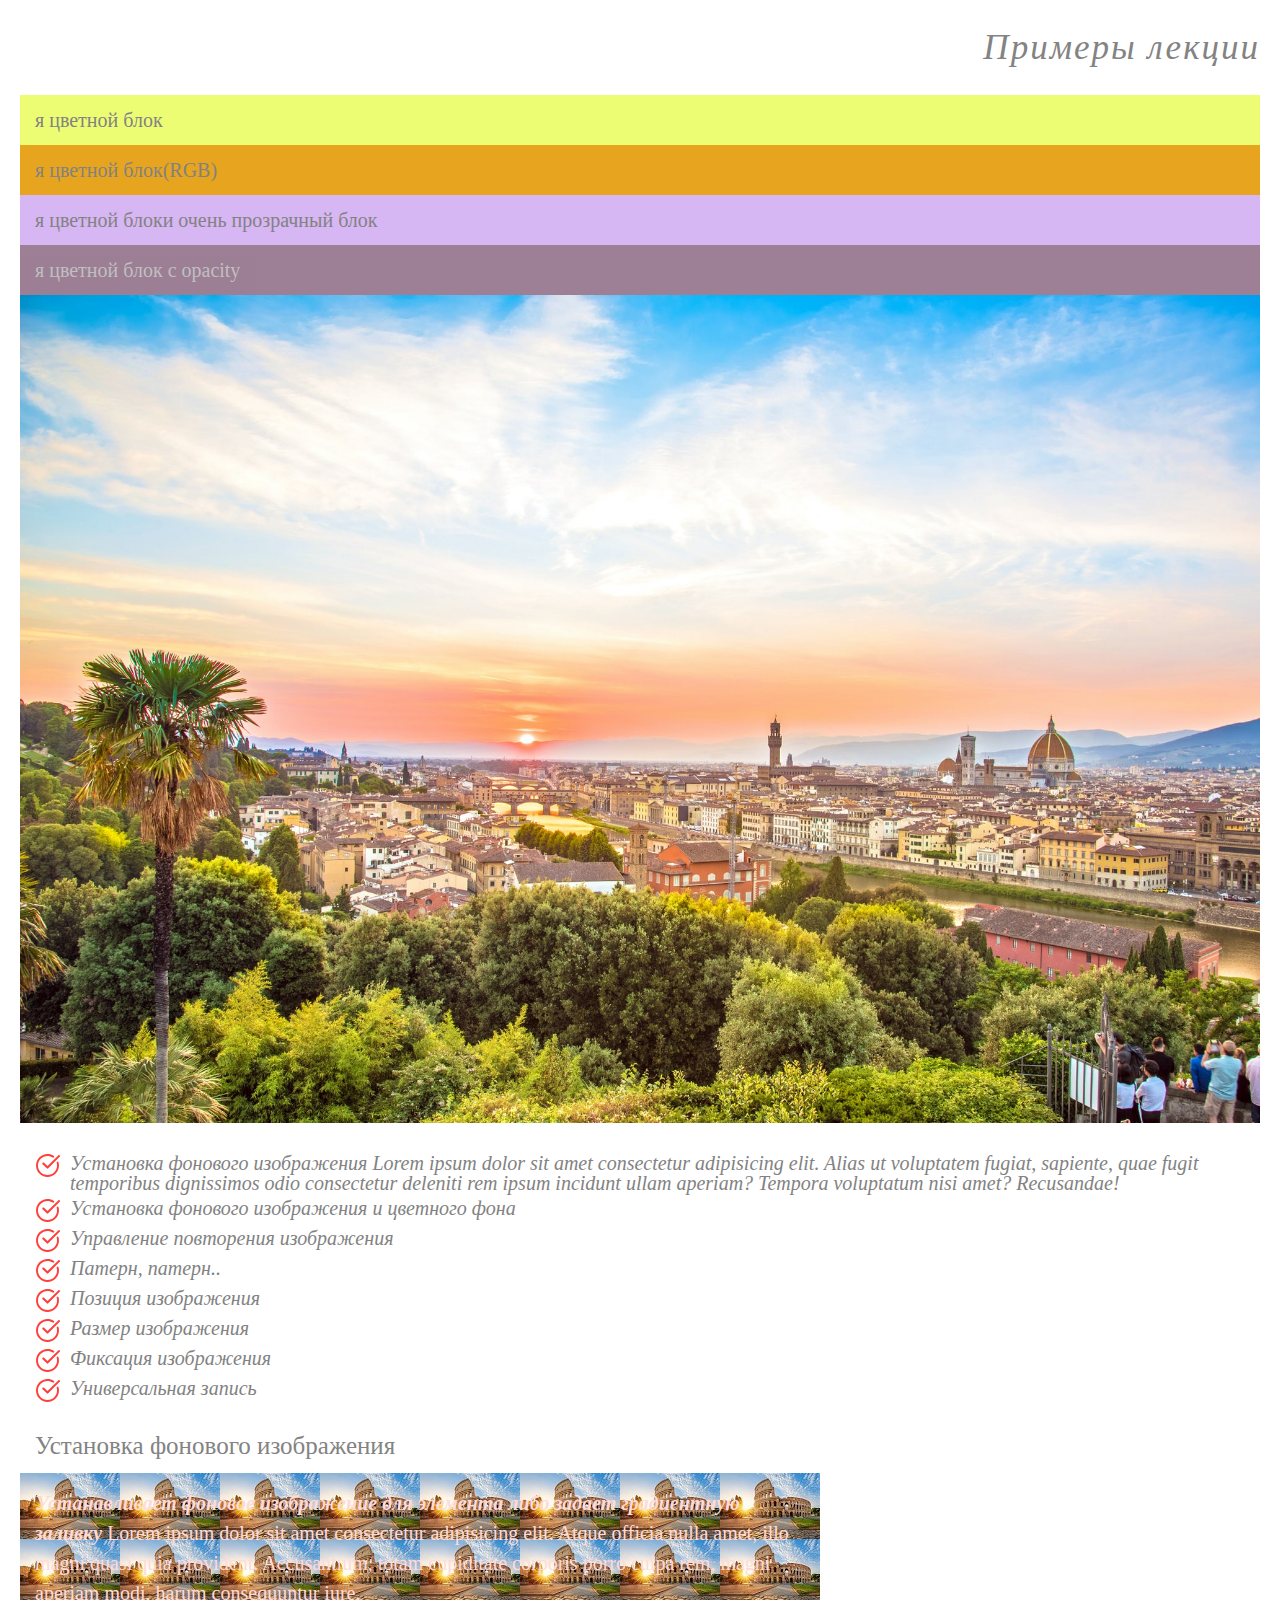
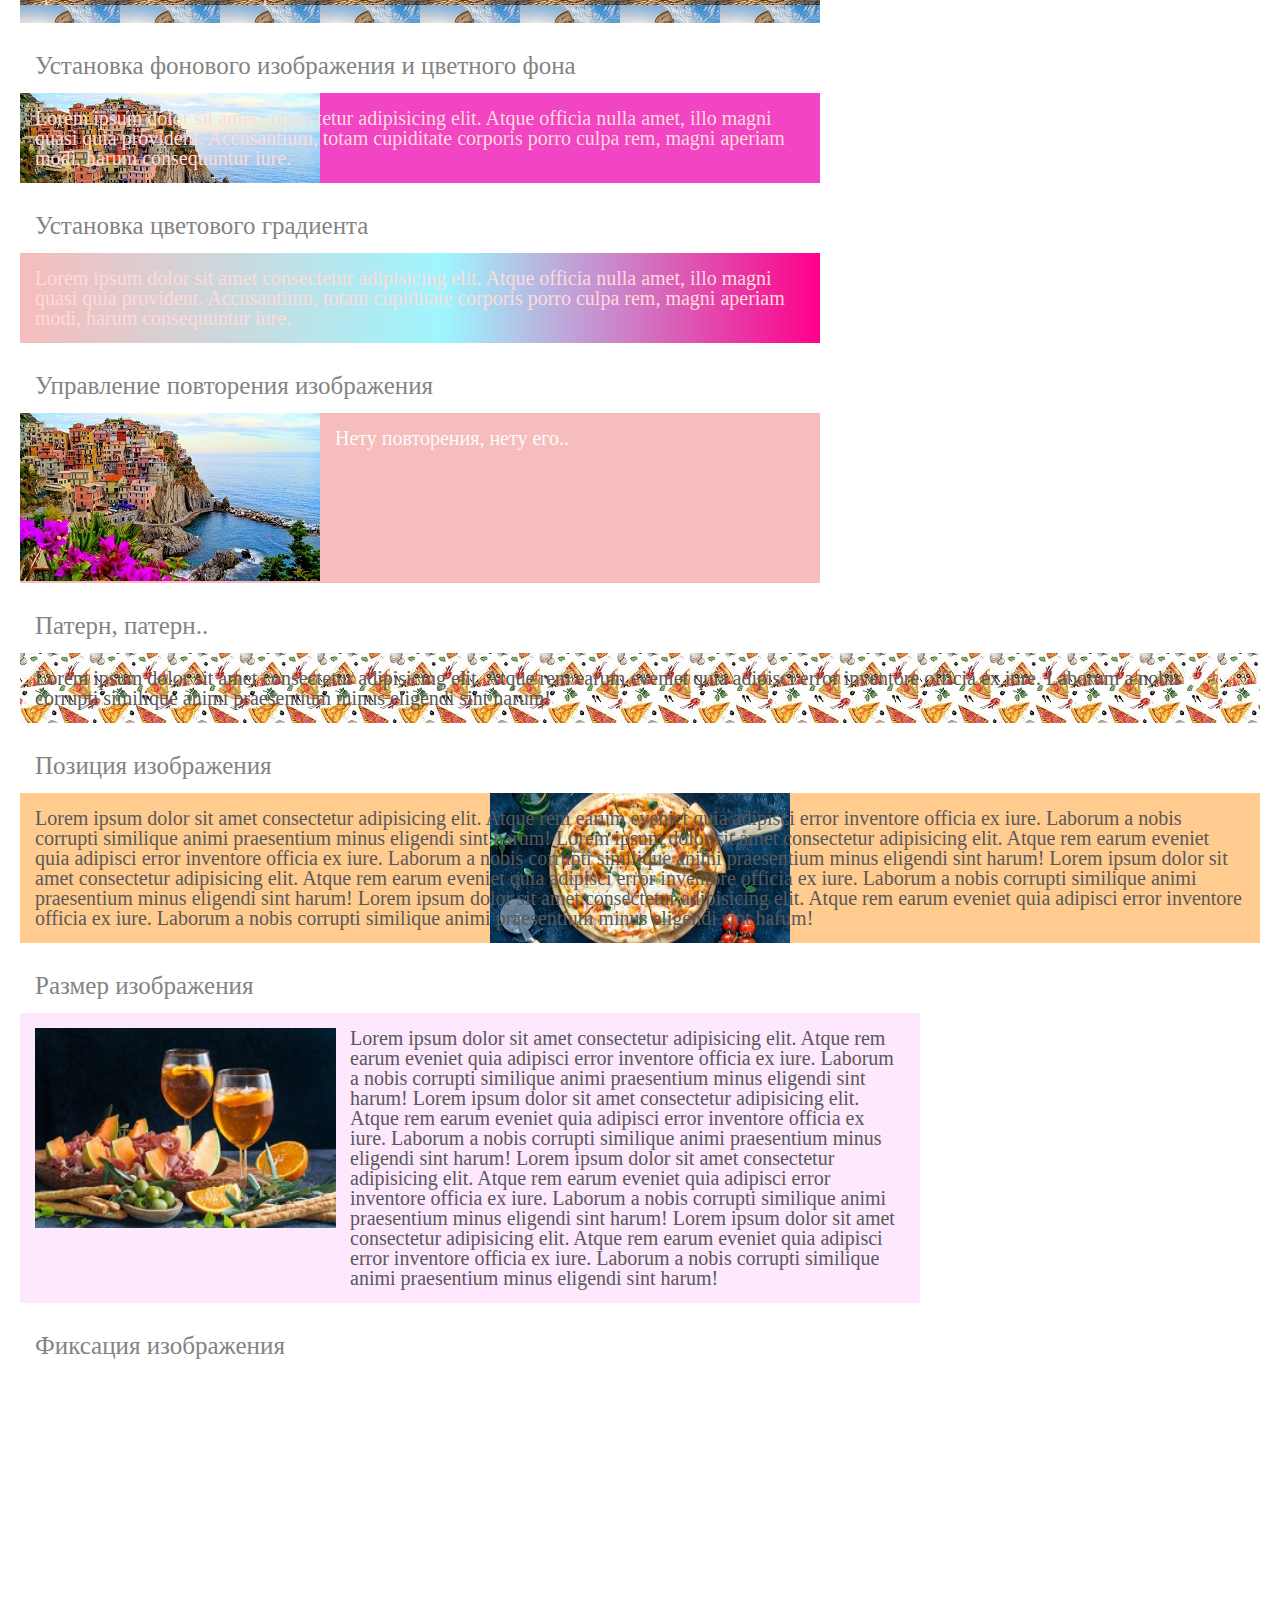
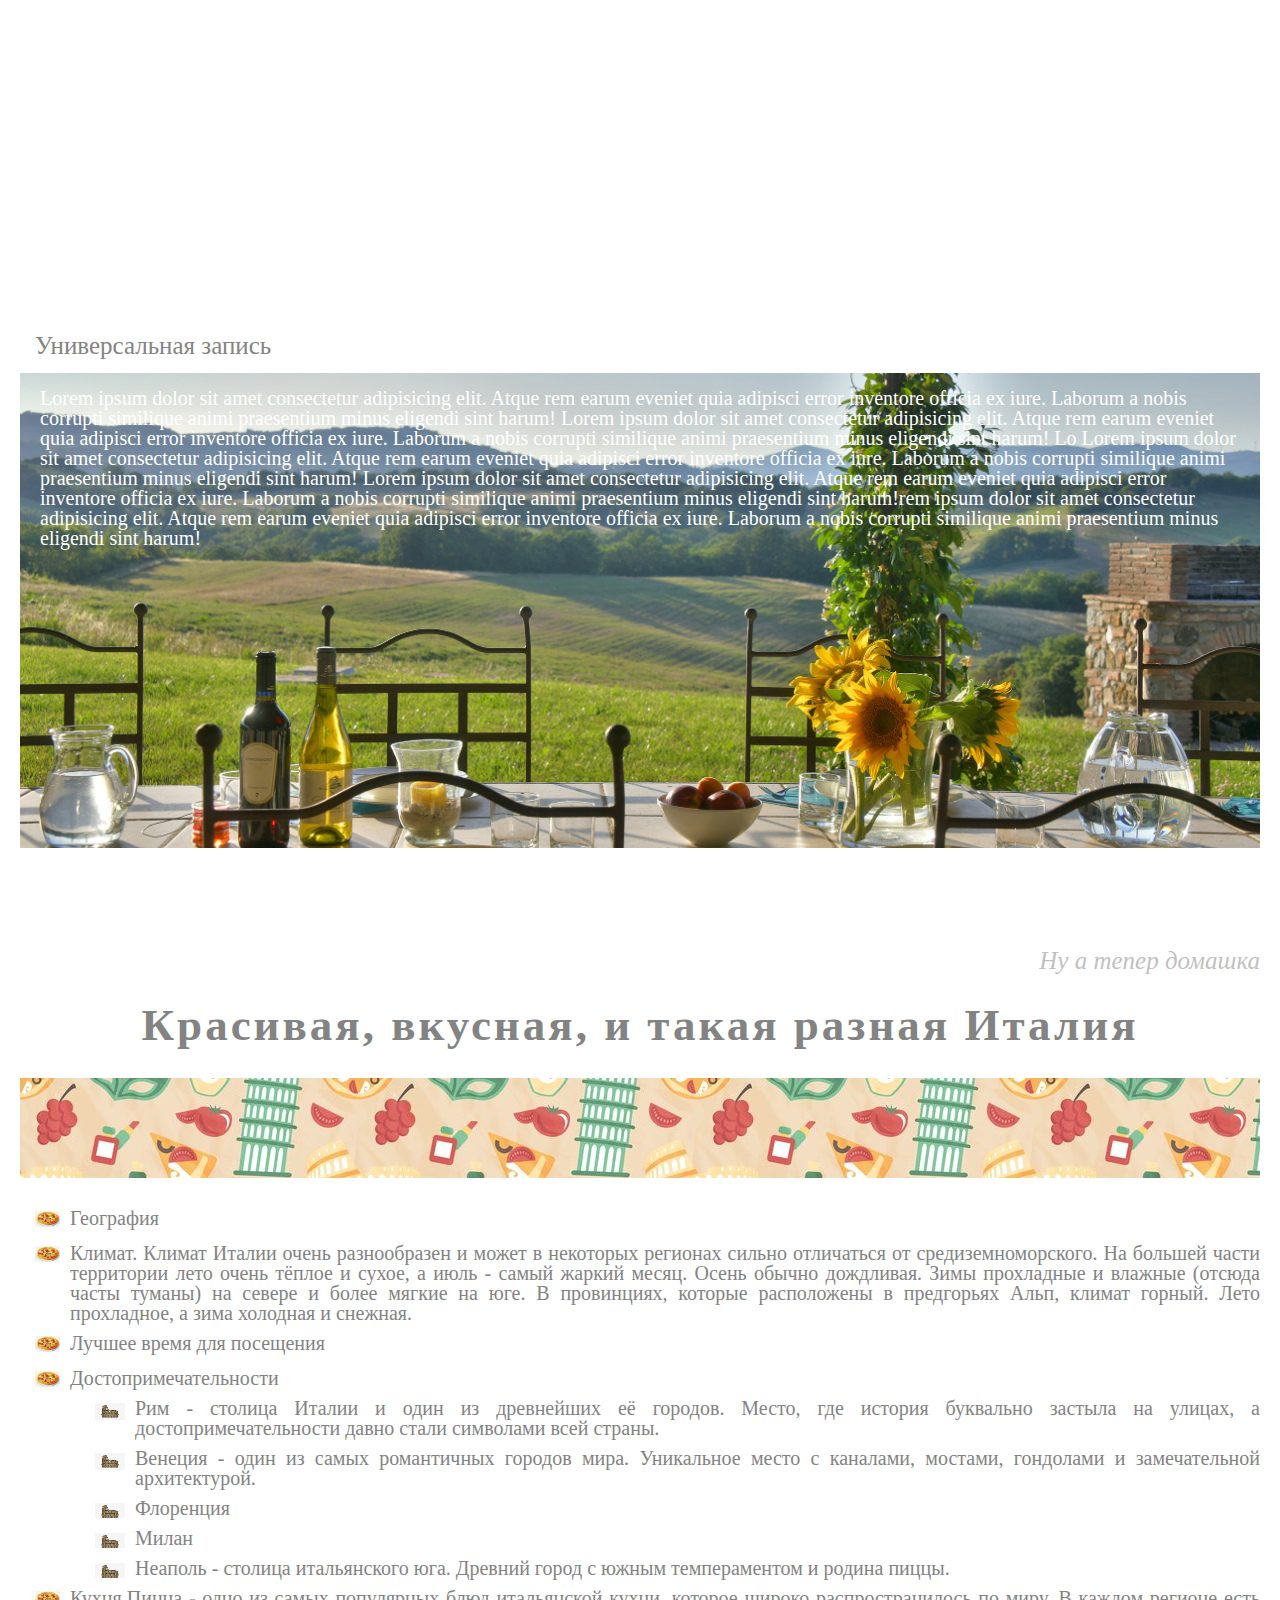
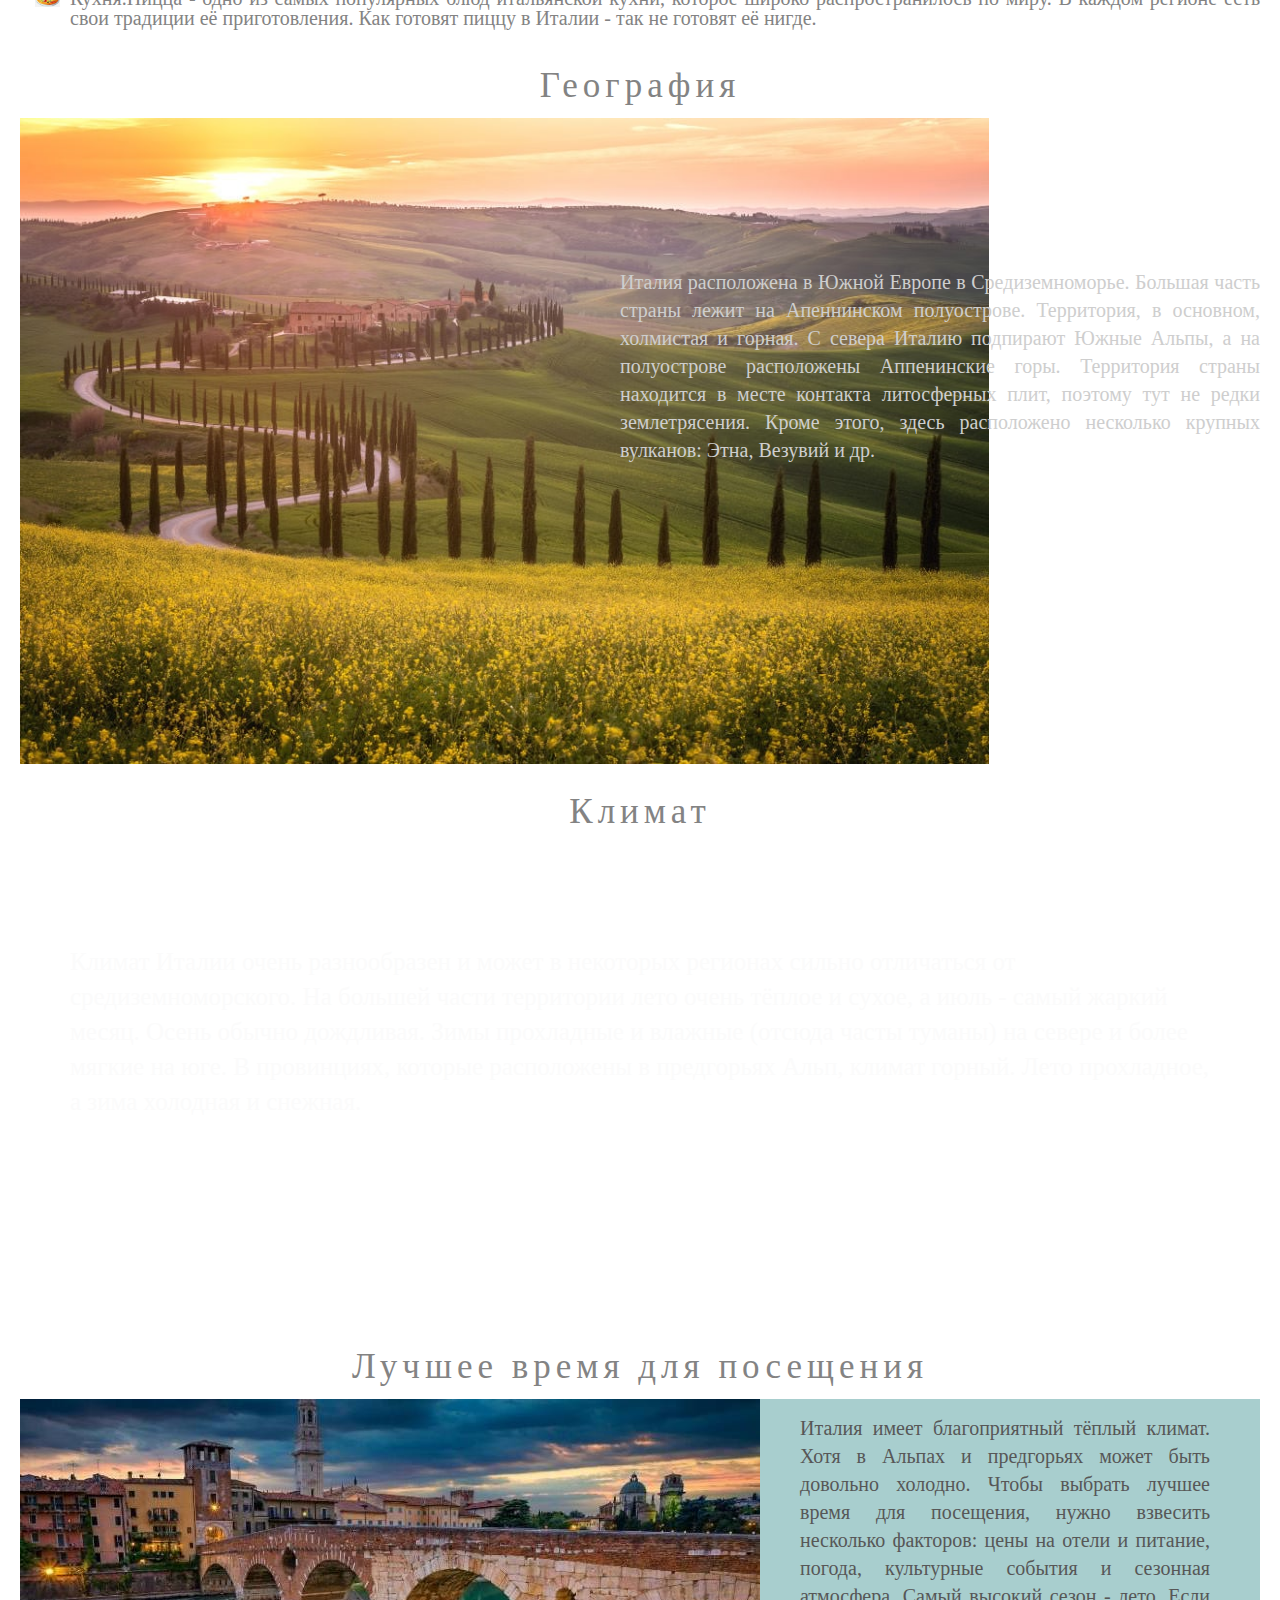
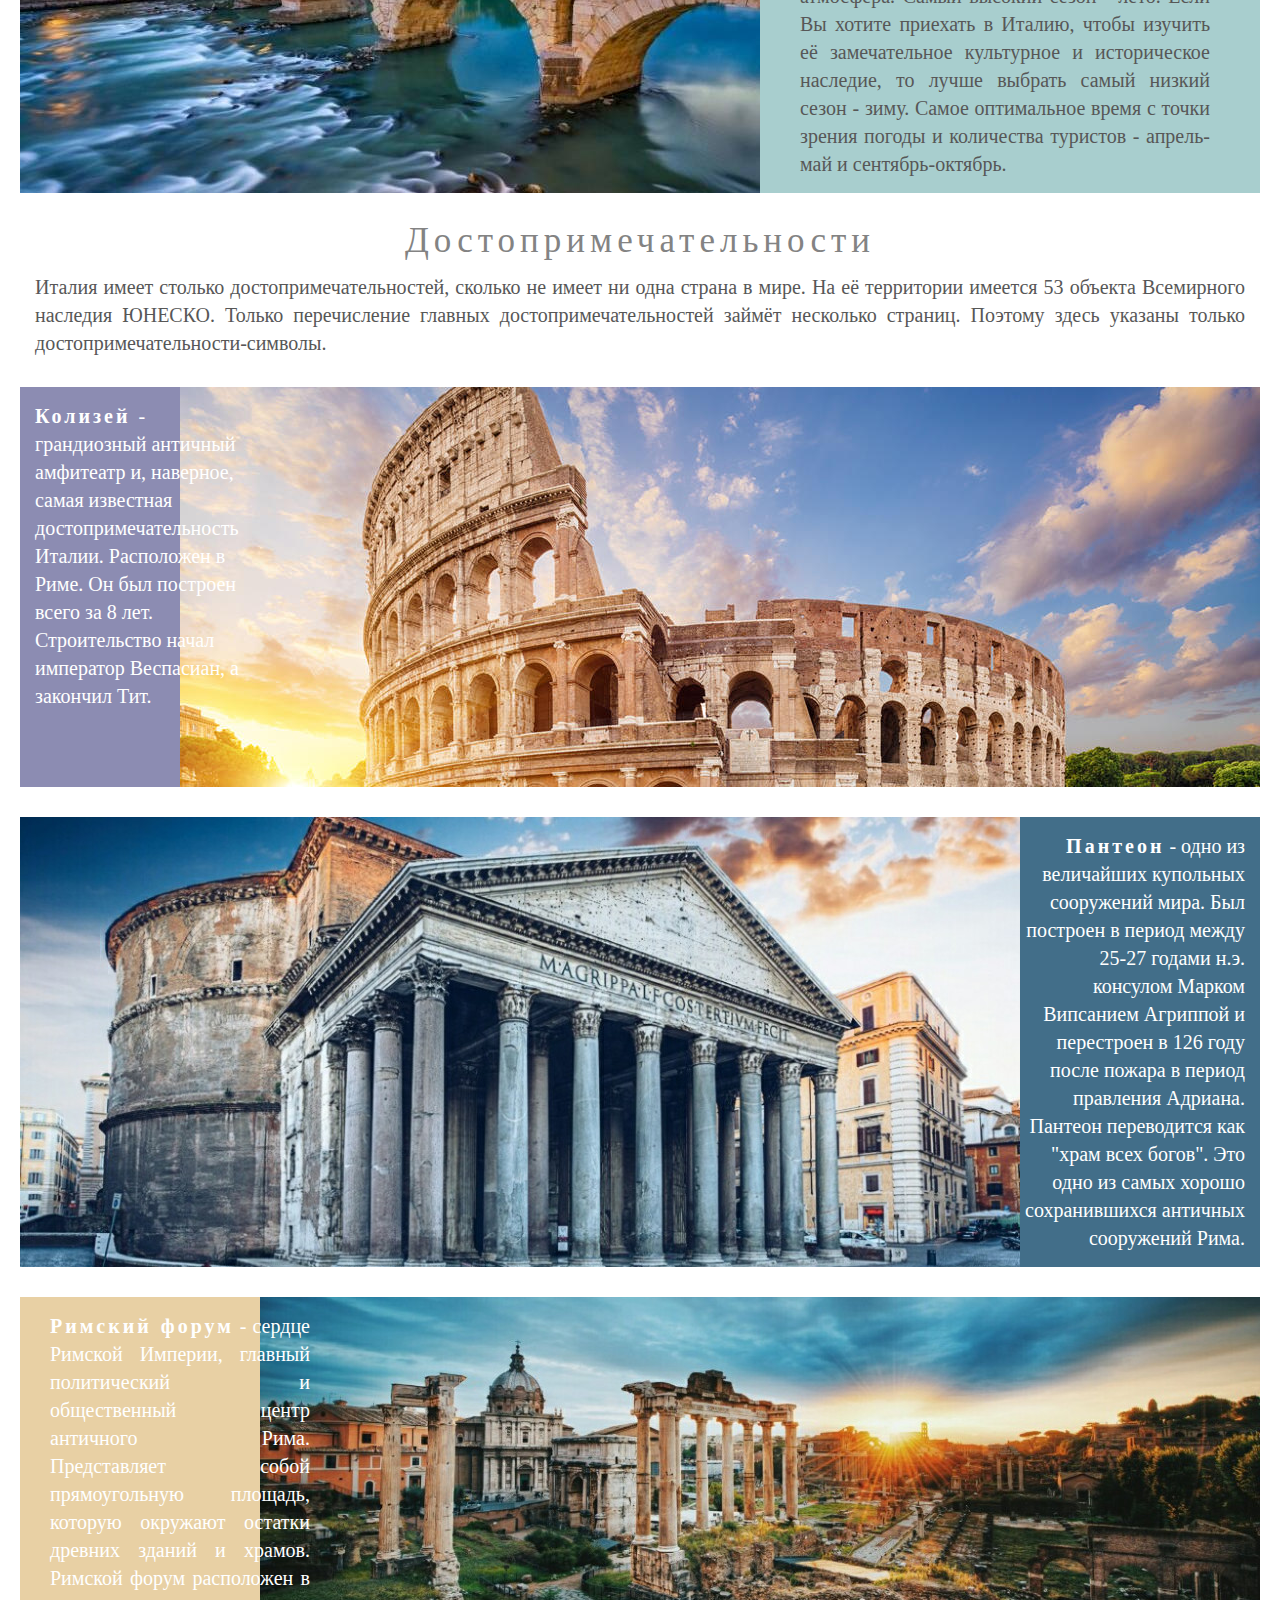
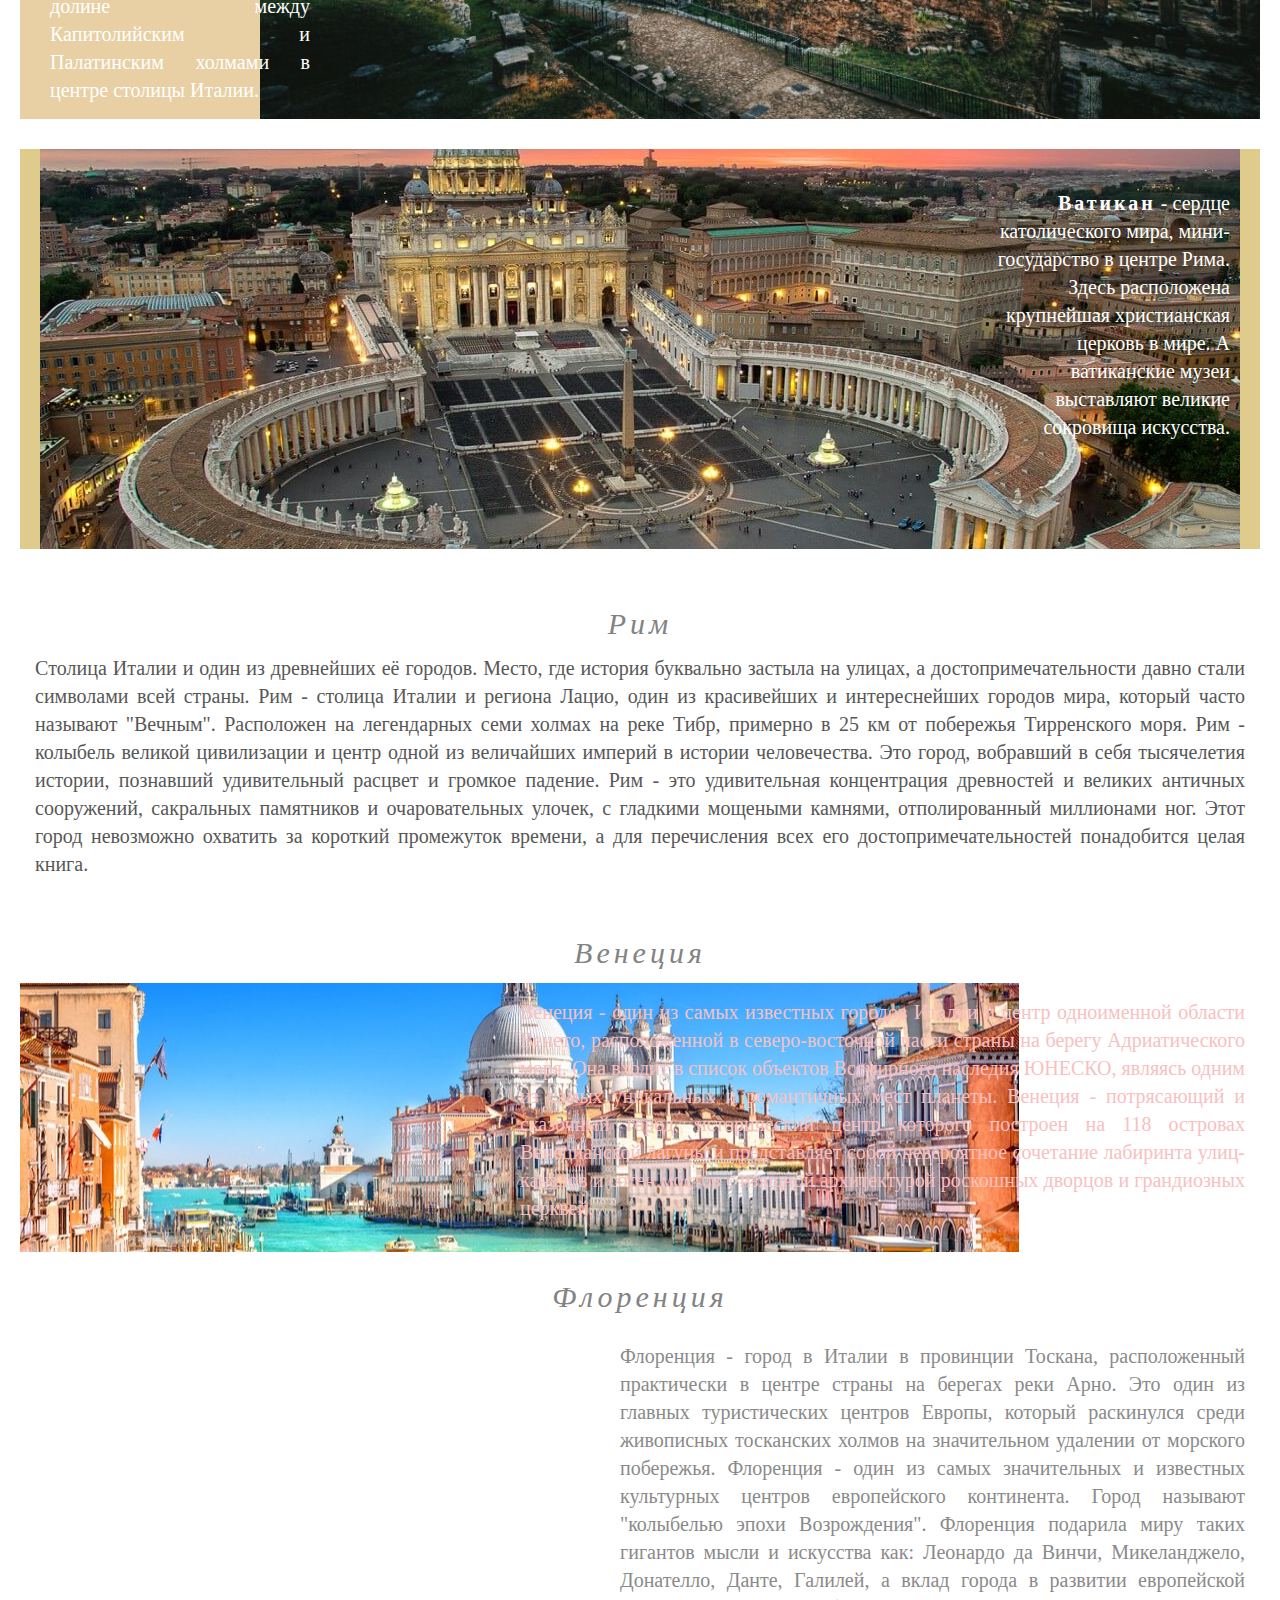
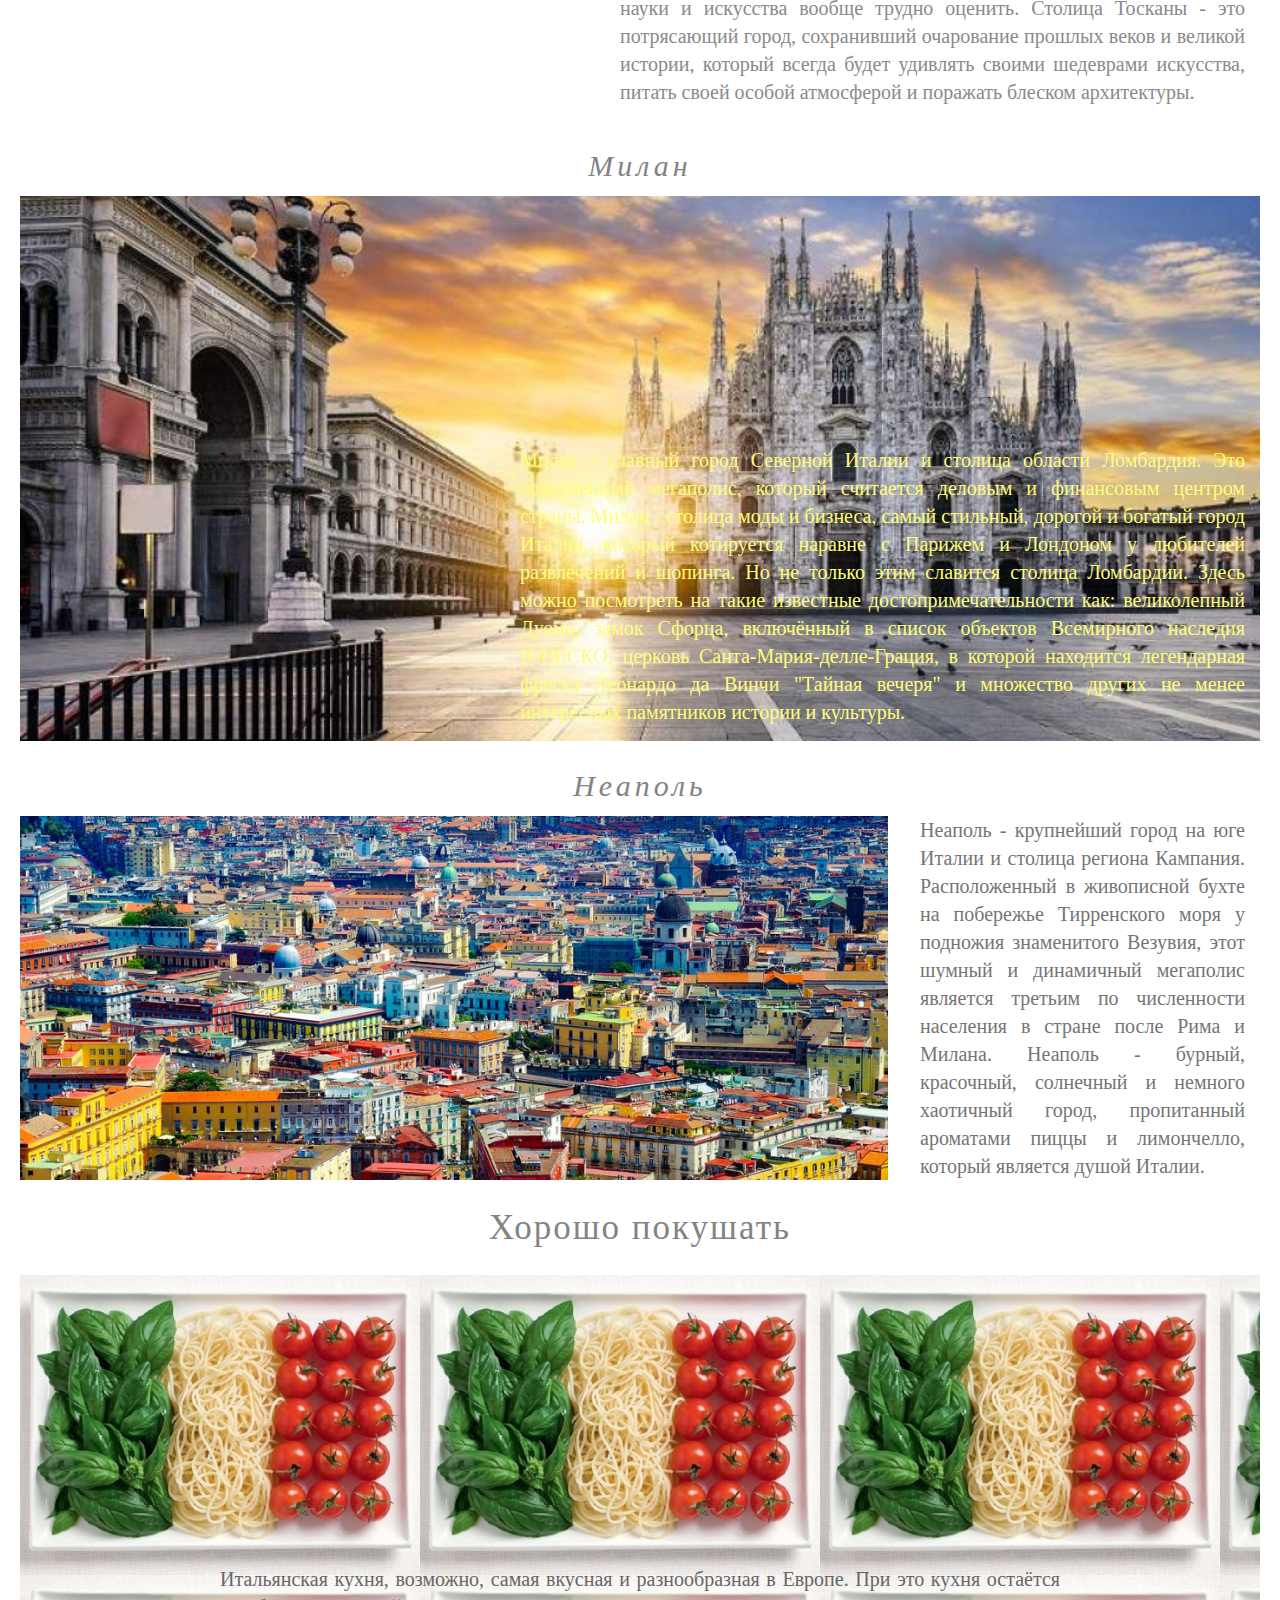
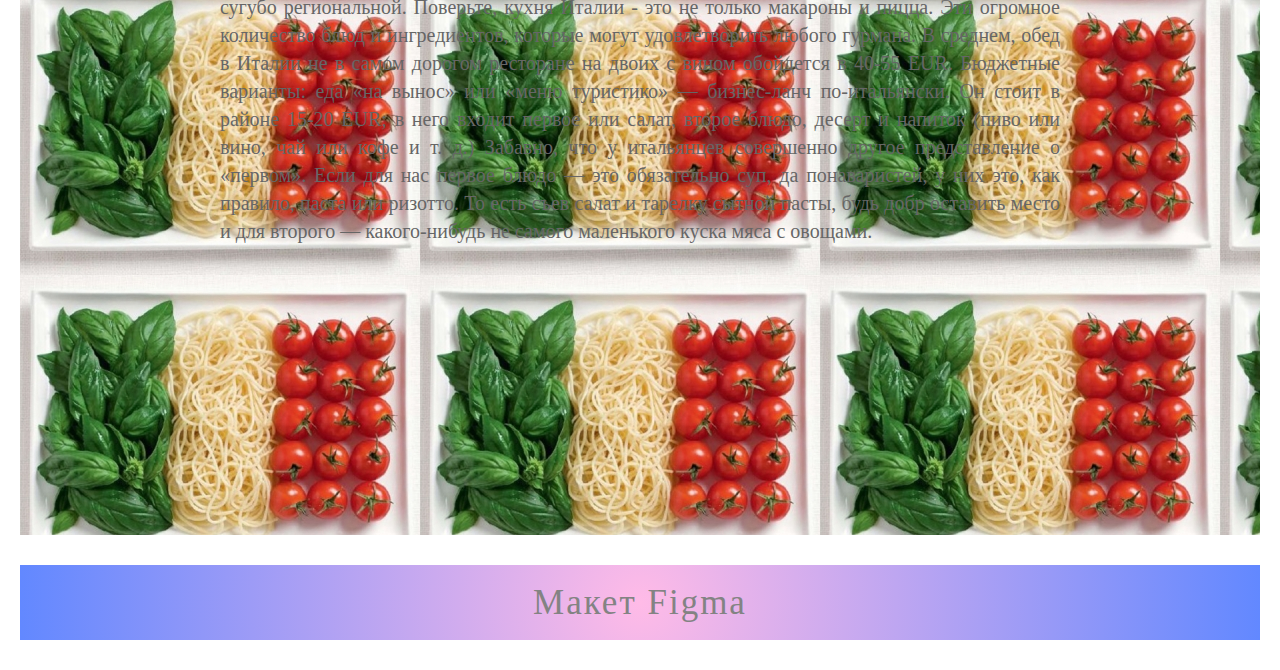
<file: index.html>
<!DOCTYPE html>
<html lang="ru">

<head>
  <meta charset="UTF-8">
  <meta http-equiv="X-UA-Compatible" content="IE=edge">
  <meta name="viewport" content="width=device-width, initial-scale=1.0">
  <link rel="stylesheet" href="css/style.css">
  <title>Homework.Background.Lesson 7</title>
</head>

<body>
  <div class="wrapper">
    <div class="container">

      <header class="header">
        <div class="title-header">
          <h3 class="title">Примеры лекции</h3>
        </div>

        <div class="color-block">
          <!-- Заливка фоном, именно фоном!!! -->
          <p class="text">я цветной блок</p>
        </div>
        <div class="color-block-rgb ">
          <p class="text-block-rgb">я цветной блок(RGB)</p>
        </div>
        <div class="color-block-rgba">
          <p class="text-block-rgba">я цветной блоки очень прозрачный блок</p>
        </div>
        <div class="color-block-opacity">
          <p class="text-block-opacity">я цветной блок c opacity</p>
        </div>
        <div class="image-title">
          <img src="img/title.jpg" alt="title" class="title-foto
          ">
        </div>

        <div class="content-list">
          <nav class="list">
            <ul class="text-list">
              <li class="item-list"> Установка фонового изображения
                Lorem ipsum dolor sit amet consectetur adipisicing
                elit. Alias ut voluptatem fugiat, sapiente, quae fugit temporibus dignissimos odio consectetur deleniti
                rem ipsum incidunt ullam aperiam? Tempora voluptatum nisi amet? Recusandae!
              </li>
              <li class="item-list">Установка фонового изображения и цветного фона</li>
              <!-- <li class="item-list">Установка цветового градиента Lorem ipsum dolor sit, amet consectetur adipisicing
                elit. Commodi perspiciatis autem, quo, amet magni quibusdam ducimus minus praesentium voluptas, nulla
                architecto corporis sit! Incidunt culpa recusandae dolorem sed ut mollitia! </li> -->
              <li class="item-list">Управление повторения изображения</li>
              <li class="item-list">Патерн, патерн.. </li>
              <li class="item-list">Позиция изображения </li>
              <li class="item-list">Размер изображения</li>
              <li class="item-list"> Фиксация изображения </li>
              <li class="item-list"> Универсальнaя запись</li>
            </ul>
          </nav>
        </div>
      </header>
      <main>
        <h2>Установка фонового изображения</h2>
        <div class="background-block" id="background">
          <p class="background-block-text"> <span> Устанавливает фоновое изображение для элемента либо задает
              градиентную
              заливку</span>
            Lorem ipsum dolor sit amet consectetur adipisicing elit. Atque officia nulla amet, illo magni quasi quia
            provident. Accusantium, totam cupiditate corporis porro culpa rem, magni aperiam modi, harum consequuntur
            iure.</p>
        </div>

        <h2>Установка фонового изображения и цветного фона</h2>
        <div class="background-block-and-color" id="background-color">
          <p class="background-block-and-color-text">
            Lorem ipsum dolor sit amet consectetur adipisicing elit. Atque officia nulla amet, illo magni quasi quia
            provident. Accusantium, totam cupiditate corporis porro culpa rem, magni aperiam modi, harum consequuntur
            iure.</p>
        </div>


        <h2>Установка цветового градиента</h2>
        <div class="background-block-gradient">
          <p class="background-block-gradient-text">
            Lorem ipsum dolor sit amet consectetur adipisicing elit. Atque officia nulla amet, illo magni quasi quia
            provident. Accusantium, totam cupiditate corporis porro culpa rem, magni aperiam modi, harum consequuntur
            iure.</p>
        </div>

        <h2>Управление повторения изображения</h2>
        <div class="background-block-repeat">
          <p class="background-block-repeat-text">
            Нету повторения, нету его.. </p>
        </div>

        <h2>Патерн, патерн..</h2>
        <div class="background-block-patern">
          <p class="background-block-patern-text">Lorem ipsum dolor sit amet consectetur adipisicing elit. Atque rem
            earum eveniet quia adipisci error inventore officia ex iure. Laborum a nobis corrupti similique animi
            praesentium minus eligendi sint harum! </p>
        </div>

        <h2>Позиция изображения</h2>
        <div class="block-background-position">
          <p class="block-background-position-text">Lorem ipsum dolor sit amet consectetur adipisicing elit. Atque rem
            earum eveniet quia adipisci error inventore officia ex iure. Laborum a nobis corrupti similique animi
            praesentium minus eligendi sint harum!
            Lorem ipsum dolor sit amet consectetur adipisicing elit. Atque rem
            earum eveniet quia adipisci error inventore officia ex iure. Laborum a nobis corrupti similique animi
            praesentium minus eligendi sint harum! Lorem ipsum dolor sit amet consectetur adipisicing elit. Atque rem
            earum eveniet quia adipisci error inventore officia ex iure. Laborum a nobis corrupti similique animi
            praesentium minus eligendi sint harum!
            Lorem ipsum dolor sit amet consectetur adipisicing elit. Atque rem
            earum eveniet quia adipisci error inventore officia ex iure. Laborum a nobis corrupti similique animi
            praesentium minus eligendi sint harum! </p>
        </div>


        <h2>Размер изображения</h2>
        <div class="block-about-size">
          <p class="block-background-size-text">Lorem ipsum dolor sit amet consectetur adipisicing elit. Atque rem
            earum eveniet quia adipisci error inventore officia ex iure. Laborum a nobis corrupti similique animi
            praesentium minus eligendi sint harum!
            Lorem ipsum dolor sit amet consectetur adipisicing elit. Atque rem
            earum eveniet quia adipisci error inventore officia ex iure. Laborum a nobis corrupti similique animi
            praesentium minus eligendi sint harum! Lorem ipsum dolor sit amet consectetur adipisicing elit. Atque rem
            earum eveniet quia adipisci error inventore officia ex iure. Laborum a nobis corrupti similique animi
            praesentium minus eligendi sint harum!
            Lorem ipsum dolor sit amet consectetur adipisicing elit. Atque rem
            earum eveniet quia adipisci error inventore officia ex iure. Laborum a nobis corrupti similique animi
            praesentium minus eligendi sint harum! </p>
        </div>

        <h2>Фиксация изображения</h2>
        <div class="block-about-attachment">
          <p class="background-attachment-text">Lorem ipsum dolor sit amet consectetur adipisicing elit. Atque rem
            earum eveniet quia adipisci error inventore officia ex iure. Laborum a nobis corrupti similique animi
            praesentium minus eligendi sint harum!
            Lorem ipsum dolor sit amet consectetur adipisicing elit. Atque rem
            earum eveniet quia adipisci error inventore officia ex iure. Laborum a nobis corrupti similique animi
            praesentium minus eligendi sint harum! </p>
        </div>


        <h2>Универсальнaя запись</h2>
        <div class="block-universal">
          <p class="block-background-universal-text">Lorem ipsum dolor sit amet consectetur adipisicing elit. Atque rem
            earum eveniet quia adipisci error inventore officia ex iure. Laborum a nobis corrupti similique animi
            praesentium minus eligendi sint harum!
            Lorem ipsum dolor sit amet consectetur adipisicing elit. Atque rem
            earum eveniet quia adipisci error inventore officia ex iure. Laborum a nobis corrupti similique animi
            praesentium minus eligendi sint harum!
            Lo Lorem ipsum dolor sit amet consectetur adipisicing elit. Atque rem
            earum eveniet quia adipisci error inventore officia ex iure. Laborum a nobis corrupti similique animi
            praesentium minus eligendi sint harum! Lorem ipsum dolor sit amet consectetur adipisicing elit. Atque rem
            earum eveniet quia adipisci error inventore officia ex iure. Laborum a nobis corrupti similique animi
            praesentium minus eligendi sint harum!rem ipsum dolor sit amet consectetur adipisicing elit. Atque rem
            earum eveniet quia adipisci error inventore officia ex iure. Laborum a nobis corrupti similique animi
            praesentium minus eligendi sint harum!</p>
        </div>

        <h3 class="homework">Ну а тепер домашка</h3>
        <h1>Красивая, вкусная, и такая разная Италия</h1>
        <div class="patern-pizza"> </div>

        <nav class="list-italy">
          <ul class="list-italy-navi">
            <li class="item-italy">География</li>
            <li class="item-italy">Климат. Климат Италии очень разнообразен и может в некоторых регионах сильно
              отличаться от средиземноморского. На большей части территории лето очень тёплое и сухое, а июль - самый
              жаркий месяц. Осень обычно дождливая. Зимы прохладные и влажные (отсюда часты туманы) на севере и более
              мягкие на юге. В провинциях, которые расположены в предгорьях Альп, климат горный. Лето прохладное, а зима
              холодная и снежная. </li>
            <li class="item-italy">Лучшее время для посещения</li>
            <li class="item-italy">Достопримечательности
              <ul class="sublist-italy-navi">
                <li class="subitem-italy"> Рим - столица Италии и один из древнейших её городов. Место, где история
                  буквально
                  застыла на улицах, а достопримечательности давно стали символами всей страны. </li>
                <li class="subitem-italy"> Венеция - один из самых романтичных городов мира. Уникальное место с
                  каналами,
                  мостами, гондолами и замечательной архитектурой. </li>
                <li class="subitem-italy">Флоренция </li>
                <li class="subitem-italy">Милан</li>
                <li class="subitem-italy">Неаполь - столица итальянского юга. Древний город с южным темпераментом и
                  родина
                  пиццы. </li>
              </ul>
            </li>
            <li class="item-italy">Кухня.Пицца - одно из самых популярных блюд итальянской кухни, которое широко
              распространилось по миру. В каждом регионе есть свои традиции её приготовления. Как готовят пиццу в Италии
              - так не готовят её нигде. </li>
          </ul>
        </nav>

        <div class="block-geographic">
          <h2 class="title-geographic">География</h2>
          <p class="text-geographic">Италия расположена в Южной Европе в Средиземноморье. Большая часть страны лежит на
            Апеннинском полуострове. Территория, в основном, холмистая и горная. С севера Италию подпирают Южные Альпы,
            а на полуострове расположены Аппенинские горы. Территория страны находится в месте контакта литосферных
            плит, поэтому тут не редки землетрясения. Кроме этого, здесь расположено несколько крупных вулканов: Этна,
            Везувий и др. </p>
        </div>


        <div class="block-climate">
          <h2 class="title-climate">Климат</h2>
          <p class="text-climate">Климат Италии очень разнообразен и может в некоторых регионах сильно отличаться от
            средиземноморского. На большей части территории лето очень тёплое и сухое, а июль - самый жаркий месяц.
            Осень обычно дождливая. Зимы прохладные и влажные (отсюда часты туманы) на севере и более мягкие на юге. В
            провинциях, которые расположены в предгорьях Альп, климат горный. Лето прохладное, а зима холодная и
            снежная.</p>
        </div>

        <div class="block-besttime">
          <h2 class="title-besttime">Лучшее время для посещения</h2>
          <p class="text-besttime">Италия имеет благоприятный тёплый климат. Хотя в Альпах и предгорьях может быть
            довольно холодно. Чтобы выбрать лучшее время для посещения, нужно взвесить несколько факторов: цены на отели
            и питание, погода, культурные события и сезонная атмосфера. Самый высокий сезон - лето. Если Вы хотите
            приехать в Италию, чтобы изучить её замечательное культурное и историческое наследие, то лучше выбрать самый
            низкий сезон - зиму. Самое оптимальное время с точки зрения погоды и количества туристов - апрель-май и
            сентябрь-октябрь. </p>
        </div>


        <div class="block-attractions">
          <h2 class="title-attractions">Достопримечательности</h2>
          <p class="text-attractions">Италия имеет столько достопримечательностей, сколько не имеет ни одна страна в
            мире. На её территории имеется 53 объекта Всемирного наследия ЮНЕСКО. Только перечисление главных
            достопримечательностей займёт несколько страниц. Поэтому здесь указаны только достопримечательности-символы.
          </p>

          <p class="text-attractions-1">
            <span><a href="https://traveller-eu.ru/blog/arsenii/kolizei-v-rime-podrobnoe-opisanie-s" target="_blank">
                Колизей </a></span> - грандиозный античный амфитеатр и, наверное, самая известная достопримечательность
            Италии. Расположен в Риме. Он был построен всего за 8 лет. Строительство начал император Веспасиан, а
            закончил Тит.
          </p>

          <p class="text-attractions-2"> <span>
              <a href="https://traveller-eu.ru/blog/elena-mironova/panteon-v-rime" target="_blank">Пантеон</a>
            </span> - одно из величайших купольных сооружений мира. Был построен в период между 25-27 годами н.э.
            консулом Марком Випсанием Агриппой и перестроен в 126 году после пожара в период правления Адриана. Пантеон
            переводится как "храм всех богов". Это одно из самых хорошо сохранившихся античных сооружений Рима. </p>

          <p class="text-attractions-3"> <span><a
                href="https://traveller-eu.ru/blog/elena-mironova/rimskii-forum-podrobnaa" target="_blank">
                Римский форум</a></span> - сердце Римской Империи, главный политический и общественный центр античного
            Рима. Представляет собой прямоугольную площадь, которую окружают остатки древних зданий и храмов. Римской
            форум расположен в долине между Капитолийским и Палатинским холмами в центре столицы Италии. </p>

          <p class="text-attractions-4"> <span> <a href="https://traveller-eu.ru/italia"
                target="_blank">Ватикан</a></span> - сердце католического
            мира, мини-государство в центре Рима. Здесь расположена крупнейшая христианская церковь в мире. А
            ватиканские музеи выставляют великие сокровища искусства. </p>
        </div>



        <div class="block-rome">
          <h3 class="title-rome">Рим </h3>
          <p class="text-rome"> Cтолица Италии и один из древнейших её городов. Место, где история буквально застыла на
            улицах, а достопримечательности давно стали символами всей страны. Рим - столица Италии и региона Лацио,
            один из красивейших и интереснейших городов мира, который часто называют "Вечным". Расположен на легендарных
            семи холмах на реке Тибр, примерно в 25 км от побережья Тирренского моря. Рим - колыбель великой цивилизации
            и центр одной из величайших империй в истории человечества. Это город, вобравший в себя тысячелетия истории,
            познавший удивительный расцвет и громкое падение. Рим - это удивительная концентрация древностей и великих
            античных сооружений, сакральных памятников и очаровательных улочек, с гладкими мощеными камнями,
            отполированный миллионами ног. Этот город невозможно охватить за короткий промежуток времени, а для
            перечисления всех его достопримечательностей понадобится целая книга.</p>
        </div>


        <div class="block-venice">
          <h3 class="title-venice">Венеция</h3>
          <p class="text-venice">Венеция - один из самых известных городов Италии и центр одноименной области Венето,
            расположенной в северо-восточной части страны на берегу Адриатического моря. Она входит в список объектов
            Всемирного наследия ЮНЕСКО, являясь одним из самых уникальных и романтичных мест планеты. Венеция -
            потрясающий и сказочный город, исторический центр которого построен на 118 островах Венецианской лагуны и
            представляет собой невероятное сочетание лабиринта улиц-каналов и сотен мостов с изящной архитектурой
            роскошных дворцов и грандиозных церквей. </p>
        </div>


        <div class="block-florence">
          <h3 class="title-florence">Флоренция</h3>
          <p class="text-florence">Флоренция - город в Италии в провинции Тоскана, расположенный практически в центре
            страны на берегах реки Арно. Это один из главных туристических центров Европы, который раскинулся среди
            живописных тосканских холмов на значительном удалении от морского побережья. Флоренция - один из самых
            значительных и известных культурных центров европейского континента. Город называют "колыбелью эпохи
            Возрождения". Флоренция подарила миру таких гигантов мысли и искусства как: Леонардо да Винчи, Микеланджело,
            Донателло, Данте, Галилей, а вклад города в развитии европейской науки и искусства вообще трудно оценить.
            Столица Тосканы - это потрясающий город, сохранивший очарование прошлых веков и великой истории, который
            всегда будет удивлять своими шедеврами искусства, питать своей особой атмосферой и поражать блеском
            архитектуры. </p>
        </div>


        <div class="block-milan">
          <h3 class="title-milan">Милан</h3>
          <p class="text-milan">Милан - главный город Северной Италии и столица области Ломбардия. Это современный
            мегаполис, который считается деловым и финансовым центром страны. Милан - столица моды и бизнеса, самый
            стильный, дорогой и богатый город Италии, который котируется наравне с Парижем и Лондоном у любителей
            развлечений и шопинга. Но не только этим славится столица Ломбардии. Здесь можно посмотреть на такие
            известные достопримечательности как: великолепный Дуомо, замок Сфорца, включённый в список объектов
            Всемирного наследия ЮНЕСКО, церковь Санта-Мария-делле-Грация, в которой находится легендарная фреска
            Леонардо да Винчи "Тайная вечеря" и множество других не менее интересных памятников истории и культуры.</p>
        </div>


        <div class="block-napoli">
          <h3 class="title-napoli">Неаполь </h3>
          <p class="text-napoli">Неаполь - крупнейший город на юге Италии и столица региона Кампания. Расположенный в
            живописной бухте на побережье Тирренского моря у подножия знаменитого Везувия, этот шумный и динамичный
            мегаполис является третьим по численности населения в стране после Рима и Милана. Неаполь - бурный,
            красочный, солнечный и немного хаотичный город, пропитанный ароматами пиццы и лимончелло, который является
            душой Италии. </p>
        </div>

        <div class="block-culinary">
          <h3 class="title-culinary"> Хорошо покушать </h3>
          <p class="text-culinary">Итальянская кухня, возможно, самая вкусная и разнообразная в Европе. При это кухня
            остаётся сугубо региональной. Поверьте, кухня Италии - это не только макароны и пицца. Эти огромное
            количество блюд и ингредиентов, которые могут удовлетворить любого гурмана.
            В среднем, обед в Италии не в самом дорогом ресторане на двоих с вином обойдется в 40-55 EUR. Бюджетные
            варианты: еда «на вынос» или «меню туристико» — бизнес-ланч по-итальянски. Он стоит в районе 15-20 EUR; в
            него входит первое или салат, второе блюдо, десерт и напиток (пиво или вино, чай или кофе и т. д.)
            Забавно, что у итальянцев совершенно другое представление о «первом». Если для нас первое блюдо — это
            обязательно суп, да понаваристей, у них это, как правило, паста или ризотто. То есть съев салат и тарелку
            сытной пасты, будь добр оставить место и для второго — какого-нибудь не самого маленького куска мяса с
            овощами.</p>

        </div>

      </main>
      <footer>
        <div class="maket-figma"> <a href="index_figma_7.1.html"> Макет Figma</a></div>
      </footer>

    </div>
  </div>

</body>

</html>
</file>
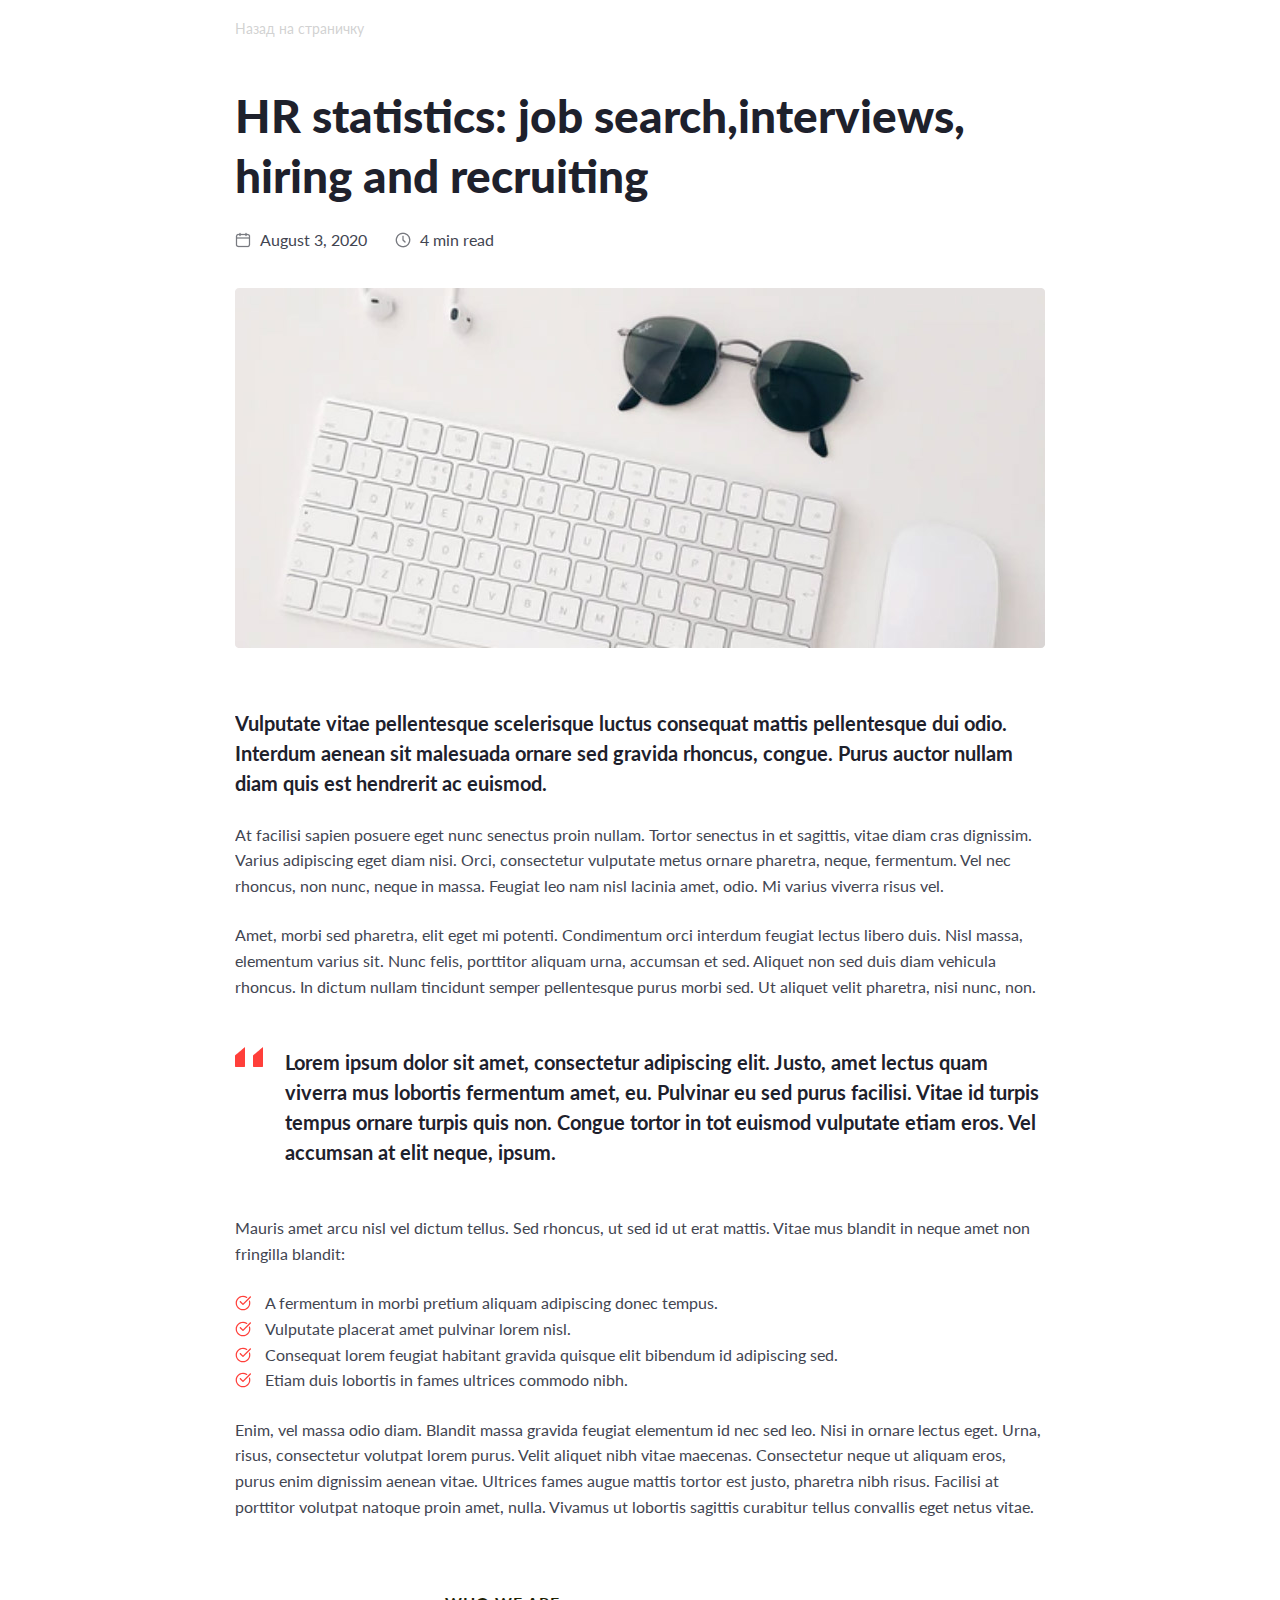
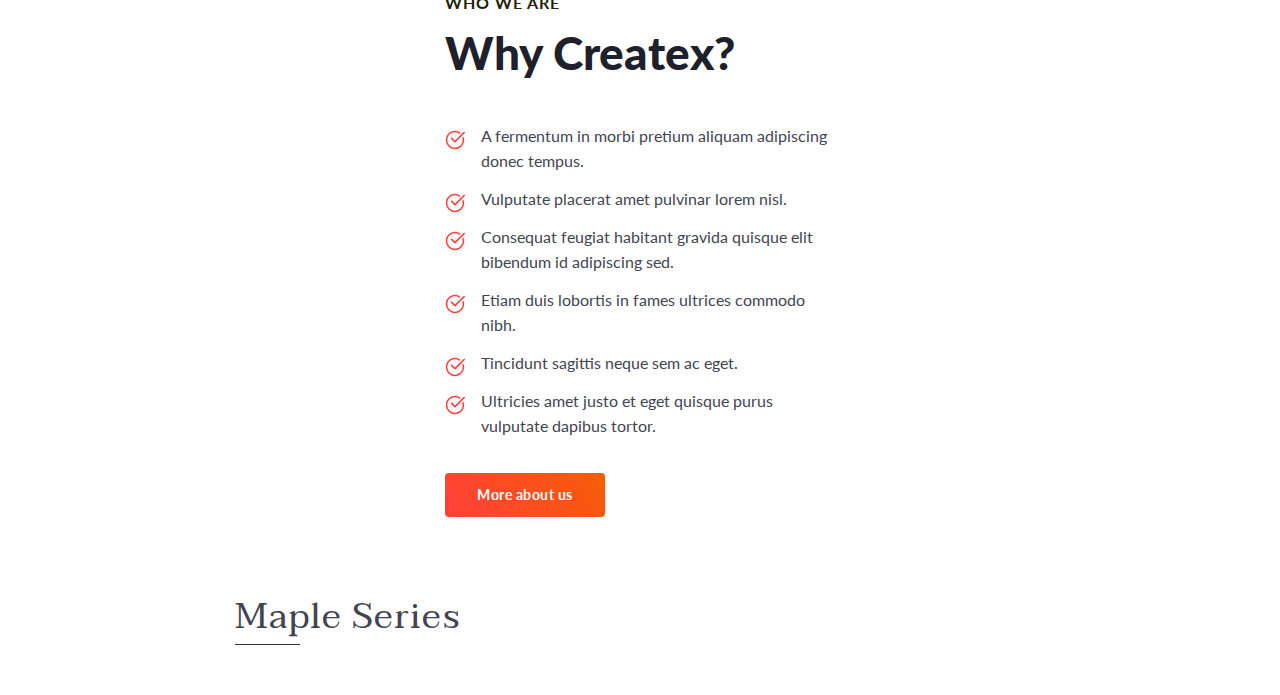
<file: index_figma_7.1.html>
<!DOCTYPE html>
<html lang="en">

<head>
    <meta charset="UTF-8">
    <meta http-equiv="X-UA-Compatible" content="IE=edge">
    <meta name="viewport" content="width=device-width, initial-scale=1.0">
    <!-- Подключаем css -->

    <link rel="stylesheet" href="css/style_figma_7.1.css">
    <title> Figma Maket _ Lesson7</title>
</head>

<body>

    <div class="wrapper">
        <div class="back">
            <a href="index.html" target="_blank" class="navi"> Назад на страничку</a>
        </div>

        <header class="block-header">

            <h1>HR statistics: job search,interviews, hiring and recruiting</h1>

        </header>

        <main>

            <p class="text-calender">August 3, 2020 </p>

            <p class="text-clock">4 min read</p>


            <div class="block-foto">
                <img src="img/image.png" alt="foto_figma">
            </div>


            <div class="block-text-bold">
                <p class="text-bold-1">Vulputate vitae pellentesque scelerisque luctus consequat mattis pellentesque dui
                    odio.
                    Interdum aenean sit malesuada ornare sed gravida rhoncus, congue. Purus auctor nullam diam quis est
                    hendrerit ac euismod. </p>
            </div>

            <div class="block-text-normal">
                <p class="text">At facilisi sapien posuere eget nunc senectus proin nullam. Tortor senectus in et
                    sagittis,
                    vitae diam cras dignissim. Varius adipiscing eget diam nisi. Orci, consectetur vulputate metus
                    ornare
                    pharetra, neque, fermentum. Vel nec rhoncus, non nunc, neque in massa. Feugiat leo nam nisl lacinia
                    amet, odio. Mi varius viverra risus vel. </p>
                <p class="text-2">Amet, morbi sed pharetra, elit eget mi potenti. Condimentum orci interdum feugiat
                    lectus
                    libero duis. Nisl massa, elementum varius sit. Nunc felis, porttitor aliquam urna, accumsan et sed.
                    Aliquet non sed duis diam vehicula rhoncus. In dictum nullam tincidunt semper pellentesque purus
                    morbi
                    sed. Ut aliquet velit pharetra, nisi nunc, non. </p>
            </div>


            <div class="block-2-text-bold">
                <p class="text-bold">Lorem ipsum dolor sit amet, consectetur adipiscing elit. Justo, amet lectus quam
                    viverra mus lobortis fermentum amet, eu. Pulvinar eu sed purus facilisi. Vitae id turpis tempus
                    ornare
                    turpis quis non. Congue tortor in tot euismod vulputate etiam eros. Vel accumsan at elit neque,
                    ipsum.
                </p>
            </div>

            <p class="text-list">Mauris amet arcu nisl vel dictum tellus. Sed rhoncus, ut sed id ut erat mattis. Vitae
                mus
                blandit in neque amet non fringilla blandit: </p>
            <ul class="list">
                <li class="list-item">A fermentum in morbi pretium aliquam adipiscing donec tempus.</li>
                <li class="list-item">Vulputate placerat amet pulvinar lorem nisl.</li>
                <li class="list-item">Consequat lorem feugiat habitant gravida quisque elit bibendum id adipiscing sed.
                </li>
                <li class="list-item">Etiam duis lobortis in fames ultrices commodo nibh.</li>
            </ul>

            <div class="block-text-normal">
                <p class="text">Enim, vel massa odio diam. Blandit massa gravida feugiat elementum id nec sed leo. Nisi
                    in
                    ornare lectus eget. Urna, risus, consectetur volutpat lorem purus. Velit aliquet nibh vitae
                    maecenas.
                    Consectetur neque ut aliquam eros, purus enim dignissim aenean vitae. Ultrices fames augue mattis
                    tortor
                    est justo, pharetra nibh risus. Facilisi at porttitor volutpat natoque proin amet, nulla. Vivamus ut
                    lobortis sagittis curabitur tellus convallis eget netus vitae. </p>
            </div>

            <div class="block-about-us">
                <div class="title-text-about-us">
                    <p class="text-about-us">Who we are</p>
                    <h3 class="title-about-us">Why Createx?</h3>
                </div>


                <div class="createx-block">
                    <ul class="list-createx">
                        <li class="list-item-2">A fermentum in morbi pretium aliquam adipiscing donec tempus.</li>
                        <li class="list-item-2">Vulputate placerat amet pulvinar lorem nisl.</li>
                        <li class="list-item-2">Consequat feugiat habitant gravida quisque elit bibendum id adipiscing
                            sed.
                        </li>
                        <li class="list-item-2">Etiam duis lobortis in fames ultrices commodo nibh.</li>
                        <li class="list-item-2">Tincidunt sagittis neque sem ac eget.</li>
                        <li class="list-item-2">Ultricies amet justo et eget quisque purus vulputate dapibus tortor.
                        </li>
                    </ul>
                </div>

                <div class="button">
                    <a href="https://cssgradient.io/" target="_blank">More about us</a>
                </div>
            </div>

            <div class="maple-series-block">
                <p class="series-text">Maple Series</p>
            </div>

        </main>
    </div>
</body>

</html>
</file>
<file: css/style.css>
/* &display=swap */
@import "null.css";
/* ================================================================ */

@import url("https://fonts.googleapis.com/css2?family=Ubuntu:ital,wght@0,300;0,400;0,700;1,300;1,700&display=swap");

.wrapper {
	min-height: 100%;
	overflow: hidden;
}
/* ================================================================ */
.container {
	max-width: 1240px;
	margin: 0 auto;
}

body {
	font-size: 20px;
	font-family: Lato;
	color: #838383;
}
.title {
	font-size: 35px;
	text-align: right;
	font-weight: 400;
	font-style: italic;
	margin: 30px 0px;
	letter-spacing: 2px;
}

.text,
.text-block-rgb,
.text-block-rgba,
.text-block-opacity {
	color: #828282;
	padding: 15px 30px 15px 15px;
}
.color-block {
	background-color: #edfd73;
}
.color-block-rgb {
	background-color: #e7a41f;
}

.color-block-rgba {
	background-color: rgba(176, 110, 234, 0.5);
}
.color-block-opacity {
	/* Экспериментб текст тоже становиться прозрачным*/
	opacity: 0.5;
	background-color: rgb(60, 2, 45);
}

.title-foto {
	max-width: 1240px;
	margin: 0px 0px 30px 0px;
}

.list {
	margin: 0px 0px 30px 0px;
}
.text-list {
	color: #828282;
	font-style: italic;
}

h2 {
	font-size: 25px;
	padding: 0px 0px 15px 15px;
}

.background-block {
	max-width: 800px;
	margin: 0px 0px 30px 0px;
	padding: 15px;
	line-height: 1.5;
	/* Фон как обои */
	background-image: url("../img/foto-4.jpg");
}

.background-block-text {
	color: #ffdada;
}

.background-block-text span {
	font-weight: 900;
	font-style: italic;
}

.background-block-and-color {
	max-width: 800px;
	margin: 0px 0px 30px 0px;
	padding: 15px;
	color: #ffdada;
	background-color: rgb(241, 69, 195);
	background-repeat: no-repeat;
	background-image: url("../img/foto-6.jpg");
}

.background-block-gradient {
	max-width: 800px;
	margin: 0px 0px 30px 0px;
	padding: 15px;
	color: #ffdada;
	background-image: linear-gradient(
		90deg,
		rgba(247, 188, 188, 1) 0%,
		rgba(158, 246, 255, 1) 53%,
		rgba(255, 0, 138, 1) 100%
	);
}

.background-block-repeat {
	max-width: 800px;
	margin: 0px 0px 30px 0px;
	min-height: 170px;
	padding: 15px 15px 15px 315px;
	color: #fbfbfb;
	background-color: rgba(247, 188, 188, 1);
	background-image: url("../img/foto-6.jpg");
	background-repeat: no-repeat;
}

.background-block-patern {
	/* max-width: 800px; */
	margin: 0px 0px 30px 0px;
	padding: 15px;
	color: #595959;
	background-image: url("../img/foto-pizza.jpg");
	background-repeat: repeat-x;
}
/* Eще есть repeat-y, round, space, Эти примеры я не приводила */

.block-background-position {
	/* max-width: 800px; */
	margin: 0px 0px 30px 0px;
	padding: 15px;
	color: #595959;
	background-color: rgb(255, 203, 143);
	background-image: url("../img/foto-pizza-space.jpg");
	background-repeat: no-repeat;
	background-position: center;
	/* background-position: 50%; */
	/* background-position: -10% 20%;
		 background-position: 15px 25px; 
		 background-position: top left; 
		background-position: left; 
		background-position: bottom right;*/
}

.block-about-size {
	margin: 0px 0px 30px 0px;
	max-width: 900px;
	padding: 15px 15px 15px 330px;
	color: #595959;
	background-color: rgb(253, 232, 253);
	background-image: url("../img/foto-8-small.jpg");
	background-repeat: no-repeat;
	background-position: 15px 15px;
	background-size: auto 200px;
	/* background-size: auto 50%; */
	/* 50% от ширины блока*/
	/* background-size: contain; */
	/*высота меньше ширины, поэтому картинка берет найменьший размер блок, в даном случаи по высоте */
	/* background-size: contain; */
	/*высота меньше ширины, поэтому картинка берет найменьший размер блок, в даном случаи по высоте */
	/* background-size: cover;
	background-position: center; */
}

.background-attachment-text {
	margin: 0px 0px 30px 0px;
	padding: 150px 150px 300px 150px;
	color: #ffffff;
	background-image: url("../img/foto-7.jpg");
	background-repeat: no-repeat;
	background-position: 0 0;
	background-attachment: fixed;
	background-size: 100% auto;
	/* background-attachment: center; */
	/* background-attachment: local; */
}

/* Универсальная запись */
.block-universal {
	margin: 0px 0px 100px 0px;
	padding: 15px 20px 300px 20px;
	color: #ffffff;
	background: url("../img/foto-9.jpg") center / cover no-repeat;
}

/* Изображение в списке */
.item-list {
	/* Изображение меньше чем тект, регулируем позиционированием */
	background: url(../img/check.svg) 0 5px /10px no-repeat;
	/* Изображение больше чем тект, регулируем позиционированием */
	background: url(../img/check.svg) 15px 0 /25px no-repeat;
	min-height: 25px;
	padding: 0px 0px 0px 50px;
	margin: 0px 0px 5px 0px;
}

.homework {
	font-size: 25px;
	font-style: italic;
	opacity: 0.5;
	margin: 0px 0px 30px 0px;
	text-align: right;
}

h1 {
	font-size: 45px;
	font-weight: 900;
	text-align: center;
	letter-spacing: 3px;
	margin-bottom: 30px;
}

.patern-pizza {
	margin: 0px 0px 30px 0px;
	min-height: 100px;
	color: #595959;
	background-image: url("../img/italy-pattern.jpg");
	background-repeat: repeat-x;
}

.item-italy {
	text-align: justify;
	/* font-size: 35px; */
	/* Изображение меньше чем тект, регулируем позиционированием */
	background: url(../img/item-italy.jfif) 15px 3px / 25px no-repeat;
	/* Изображение больше чем тект, регулируем позиционированием */
	min-height: 35px;
	padding: 0px 0px 10px 50px;
}

.subitem-italy {
	text-align: justify;
	min-height: 25px;
	padding: 10px 0px 0px 65px;
	/* margin: 0px 0px 5px 0px; */
	background: url(../img/foto-coliseum.jpg) 25px 15px/ 30px no-repeat;
	/* Изображение больше чем тект, регулируем позиционированием */
}

.title-geographic,
.title-climate,
.title-besttime,
.title-attractions {
	font-size: 35px;
	/* margin: 30px 0px 30px 0px; */
	padding: 30px 0px 15px 0px;
	letter-spacing: 5px;
	text-align: center;
}

.text-geographic {
	padding: 150px 0px 300px 600px;
	text-align: justify;
	color: #cecece;
	line-height: 1.4;
	background: url(../img/toscata-foto.jpg) 0 0 / contain no-repeat;
}

.text-climate {
	padding: 100px 50px 200px 50px;
	font-size: 25px;
	color: #fbfbfb;
	line-height: 1.4;
	background: url("../img/climate-foto.jpg") center no-repeat fixed;
}

.text-besttime {
	padding: 15px 50px 15px 780px;
	color: #575757;
	text-align: justify;
	line-height: 1.4;
	background-color: #a8cece;
	background-repeat: no-repeat;
	background-image: url("../img/besttime.jpg");
}

span > a {
	font-weight: 900;
	letter-spacing: 3px;
}

.text-attractions,
.text-attractions-1,
.text-attractions-2,
.text-attractions-3,
.text-attractions-4 {
	padding: 0px 15px 30px 15px;
	color: #575757;
	text-align: justify;
	line-height: 1.4;
}

.text-attractions-1 {
	margin: 0px 0px 30px 0px;
	padding: 15px 1000px 0px 15px;
	min-height: 400px;
	text-align: left;
	color: #ffffff;
	line-height: 1.4;
	background: #8c8cb2 url("../img/сoliseum-foto.jpg") center right no-repeat;
}

.text-attractions-2 {
	margin: 0px 0px 30px 0px;
	padding: 15px 15px 15px 1000px;
	min-height: 400px;
	text-align: right;
	color: #ffffff;
	line-height: 1.4;
	background: #426e89 url("../img/panteon-foto.jpg") 0 0 no-repeat;
}

.text-attractions-3 {
	margin: 0px 0px 30px 0px;
	padding: 15px 950px 15px 30px;
	text-align: justify;
	color: #ffffff;
	line-height: 1.4;
	background: #e8d0a4 url("../img/forum-foto.jpg") 100% 100% no-repeat;
}

.text-attractions-4 {
	margin: 0px 0px 30px 0px;
	padding: 40px 30px 15px 950px;
	min-height: 400px;
	text-align: right;
	color: #ffffff;
	line-height: 1.4;
	background: #dfcb8c url("../img/vatikan-foto.jpg") 50% no-repeat;
}

.title-rome,
.title-venice,
.title-venice,
.title-florence,
.title-milan,
.title-napoli {
	font-size: 30px;
	font-style: italic;
	/* margin: 30px 0px 30px 0px; */
	padding: 30px 0px 15px 0px;
	letter-spacing: 4px;
	text-align: center;
}

.text-rome {
	padding: 0px 15px 30px 15px;
	color: #575757;
	text-align: justify;
	line-height: 1.4;
	background: url("../img/rome-foto.jpg") center no-repeat fixed;
}

.text-venice {
	padding: 15px 15px 30px 500px;
	color: #f8c0c0;
	text-align: justify;
	line-height: 1.4;
	background: url("../img/venece-foto.jpg") 0 50% no-repeat local;
}

.text-florence {
	padding: 15px 15px 15px 600px;
	color: #8a8a8a;
	text-align: justify;
	line-height: 1.4;
	background: url("../img/florence.jpg") 0 0 / contain no-repeat fixed;
}

.text-milan {
	padding: 250px 15px 15px 500px;
	color: #fffd79;
	text-align: justify;
	line-height: 1.4;
	background: url("../img/milan.jpg") 0 0 / cover no-repeat;
}

.text-napoli {
	padding: 0px 15px 0px 900px;
	margin: 0px 0px 30px 0px;
	color: #757575;
	text-align: justify;
	line-height: 1.4;
	background: url("../img/napoli.jpg") top left/70% no-repeat;
}

.title-culinary {
	font-size: 35px;
	text-align: center;
	font-weight: 400;
	margin: 30px 0px;
	letter-spacing: 2px;
}

.text-culinary {
	padding: 290px 200px 290px 200px;
	color: #666666;
	text-align: justify;
	line-height: 1.4;
	background: url("../img/food-4.jpg");
}

.maket-figma{
	margin: 30px 0px;
	padding: 20px 200px 20px 200px;
	font-size: 35px;
	text-align: center;
	font-weight: 400;
	letter-spacing: 2px;
	background: radial-gradient(circle, rgba(255,187,231,1) 0%, rgba(98,136,255,1) 100%);

}
</file>
<file: css/style_figma_7.1.css>
/* &display=swap */

/* ---------------------------Блок 1------------------------------------ */
@import "null.css";

@import url("https://fonts.googleapis.com/css2?family=Comforter&family=Lato:wght@400;700;900&display=swap");
@import url("https://fonts.googleapis.com/css2?family=Lato:wght@400;700;900&family=Roboto:wght@100;400;700;900&display=swap");
@import url("https://fonts.googleapis.com/css2?family=Taviraj&display=swap");

body {
    font-family: "Lato", Arial, serif;
    font-size: 16px;
    color: rgba(66, 69, 81, 1);
}

.wrapper {
    margin: 0 auto;
    overflow: hidden;
    min-height: 100%;
    max-width: 810px;
}

.back {
    padding: 20px 0px 0px 0px;
}
a {
    color: rgb(165, 165, 165, 0.5);
    font-size: 14px;
}
h1 {
    font-size: 46px;
    font-weight: 900;
    font-style: normal;
    line-height: 130%;
    color: rgba(30, 33, 44, 1);
    margin: 50px 0px 26px 0px;
}

.block-foto {
    margin: 0 0 60px 0;
}

.text-calender {
    display: inline-block;
    padding-left: 25px;
    margin: 0px 0px 40px 0px;
    background: url("../img/Calendar.png") no-repeat;
}

.text-clock {
    display: inline-block;
    padding-left: 25px;
    margin: 0px 0px 40px 24px;
    background: url("../img/Clock.png") no-repeat;
}

.block-text-bold {
    font-size: 20px;
    color: rgba(30, 33, 44, 1);
    font-style: normal;
    font-weight: 700;
    line-height: 150%;
    margin: 0px 0px 24px 0px;
}

.block-text-normal {
    font-style: normal;
    line-height: 160%;
    color: #424551;
    font-style: normal;
    font-weight: 400;
    margin: 0px 0px 48px 0px;
}
.text {
    padding: 0px 0px 24px 0px;
}

.block-2-text-bold {
    padding: 0px 0px 0px 15px;
    margin: 0px 0px 48px -15px;
}

.text-bold-1 {
    font-size: 20px;
    font-weight: 700;
    line-height: 1.5;
    color: rgba(30, 33, 44, 1);
}

.text-bold {
    font-size: 20px;
    font-weight: 700;
    line-height: 1.5;
    color: rgba(30, 33, 44, 1);
    padding-left: 50px;

    background: url("../img/braces.png") no-repeat;
}

.text-list {
    margin: 0px 0px 24px 0px;
    line-height: 160%;
}

.list {
    margin: 0 0 24px 0px;
    /* из Figma  line-height 25.6/16px*/
    text-indent: 30px;
    line-height: 1.6;
}

.list-item {
    background: url("../img/check.svg") 0 5px / 16px no-repeat;
}

/* ---------------------------Блок 2------------------------------------ */

.block-about-us {
    margin: 0 auto;
    max-width: 390px;
}
.text-about-us {
    color: rgba(30, 33, 4, 1);
    font-weight: 700;
    font-style: normal;
    font-size: 16px;
    line-height: 24px;
    letter-spacing: 1px;
    text-transform: uppercase;
    padding: 0px 0px 8px 0px;
}
.title-text-about-us {
    color: rgba(30, 33, 44, 1);
    font-weight: 900;
    font-style: normal;
    font-size: 46px;
    line-height: 1.3;
    margin: 0px 0px 40px 0px;
}
.list-createx {
    color: rgba(66, 69, 81, 1);
    font-weight: 400;
    font-style: normal;
    font-size: 16px;
    line-height: 1.6;
    margin: 0px 0px 22px 0px;
}
.list-item-2 {
    padding: 0px 0px 12px 36px;
    background: url("../img/check.svg") 0 7px / 20px no-repeat;
}
.button a {
    align-items: center;
    text-align: center;
    max-width: 161px;
    min-height: 44px;
    color: #fff;
    font-size: 14px;
    font-weight: 700;
    letter-spacing: 0.5px;
    padding: 15px 32px;
    display: inline-block;
    background: linear-gradient(55.95deg, #ff3f3a 0%, #f75e05 100%);
    border-radius: 4px;
    margin-bottom: 30px;
}

.series-text {
    margin: 50px 0px 50px 0px;
    padding: 0px 0px 8px 0px;

    font-family: "Taviraj", Arial, serif;
    font-weight: 400;
    font-size: 36px;
    font-style: normal;
    letter-spacing: 1px;
    line-height: 40px;
    background: url("../img/line.png") bottom left no-repeat;
}
</file>
